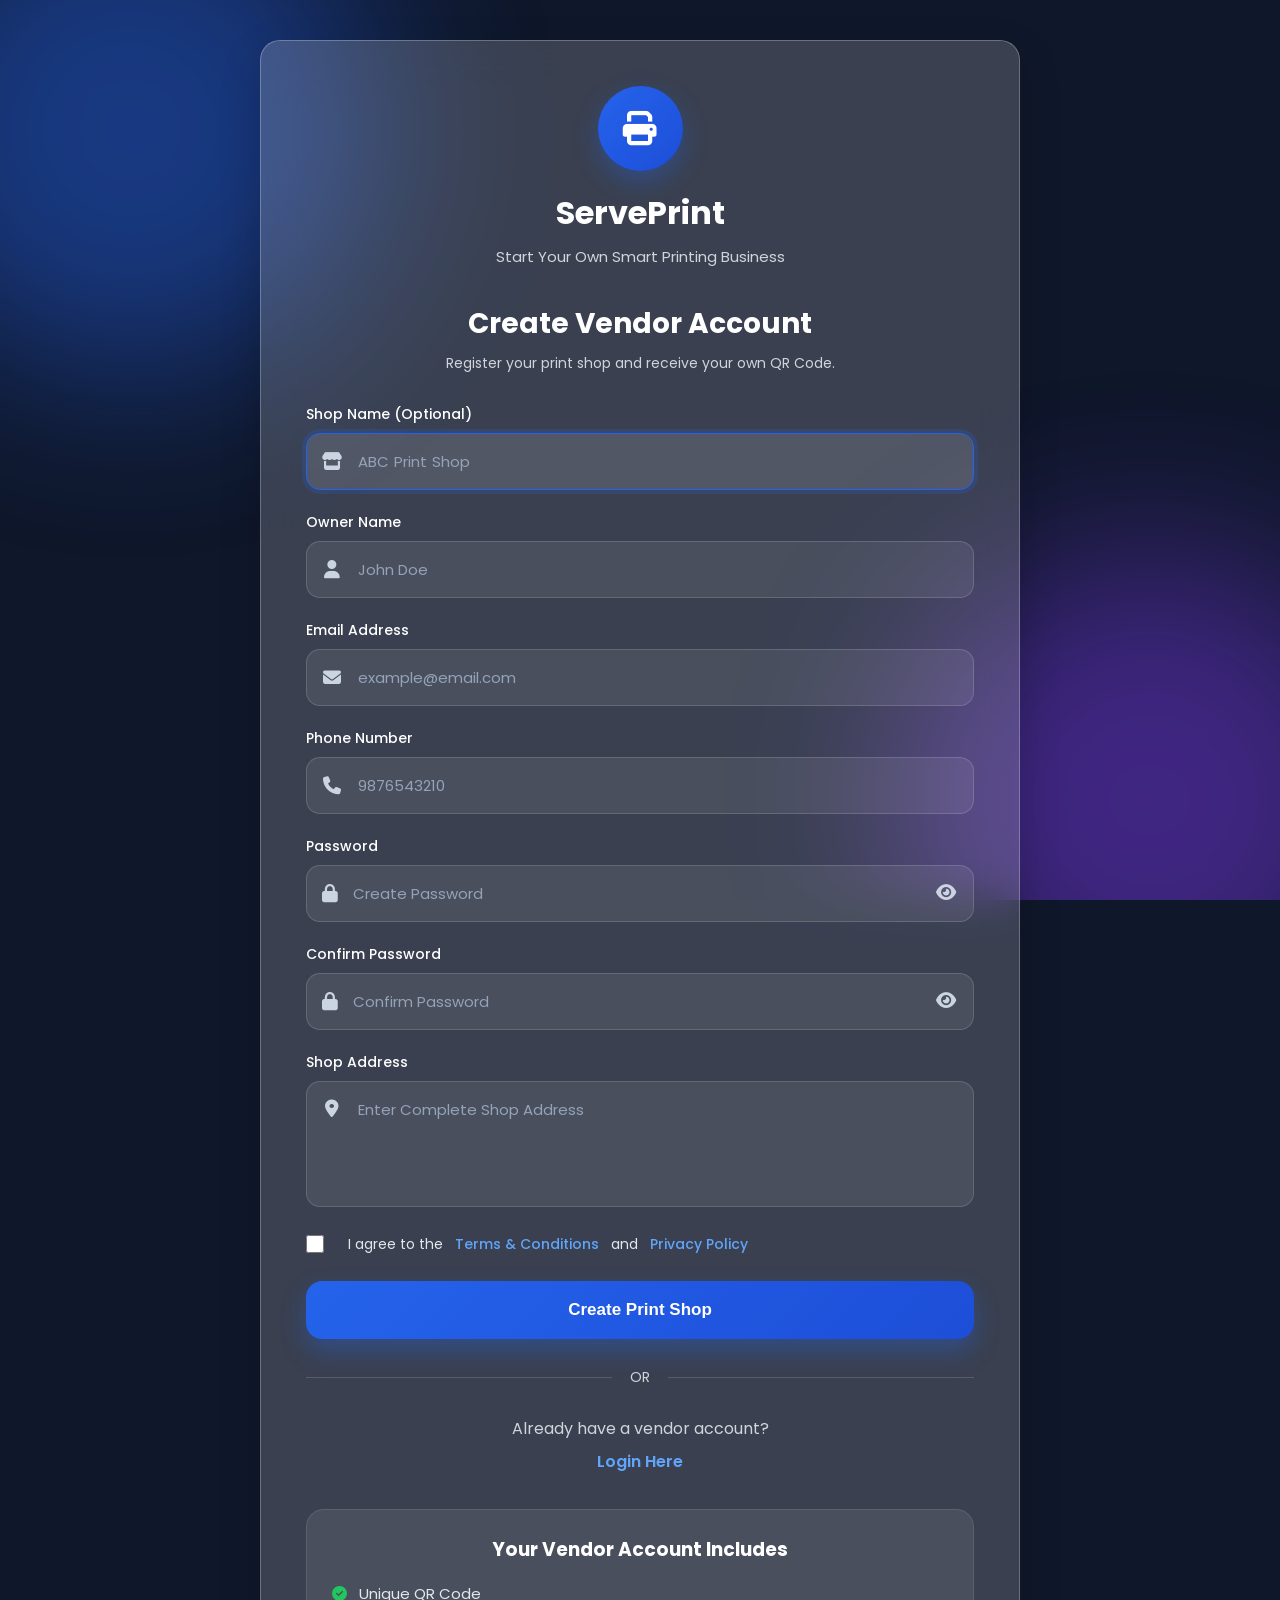
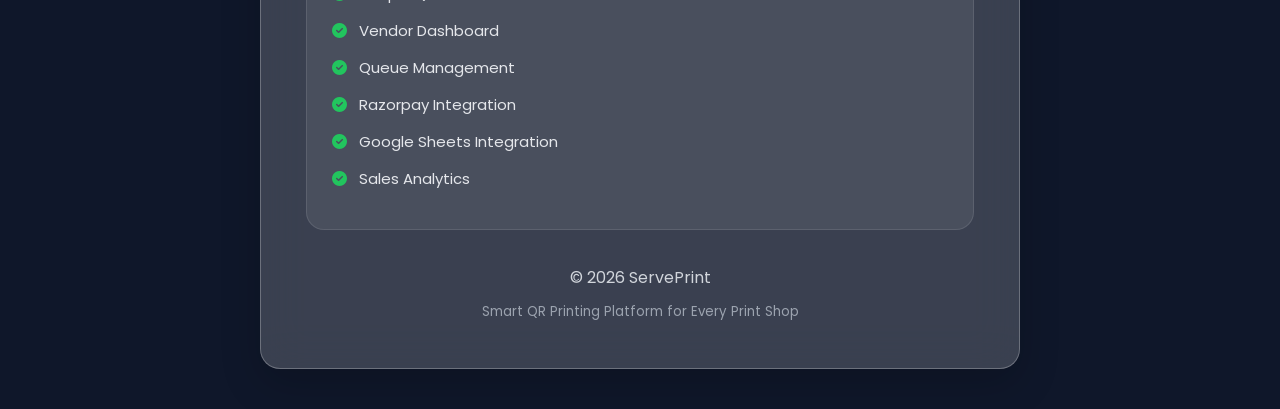
<file: index.html>
<!DOCTYPE html>

<html lang="en">  
<head>  
    <meta charset="UTF-8">  
    <meta name="viewport" content="width=device-width, initial-scale=1.0">  
    <title>ServePrint</title>  
    <link rel="stylesheet" href="style.css">  
</head>  
<body>  
<script>
(function () {

    const params =
        new URLSearchParams(
            window.location.search
        );

    // A vendor_id can come from the QR code link (URL param)
    // or, for a returning customer in the same browser tab,
    // from the session that script.js already saved.
    // Previously this only checked the URL param, so a
    // returning customer whose vendor_id had already been
    // cleaned out of the URL was wrongly sent to the vendor
    // signup page.
    const vendorId =
        params.get("vendor_id") ||
        sessionStorage.getItem("serveprint_vendor_id");

    if (!vendorId) {

        window.location.replace(
            "vendor_signup.html"
        );

    }

})();
</script>
<div class="container">  
    <div class="logo">  
        🖨️  
    </div>  
    <h1>ServePrint</h1>  
    <p class="subtitle">  
        Fast • Secure • Self-Service Printing</p>  <!-- Upload Card -->  
<div class="card">  

    <h2>Upload Document</h2>  

    <label for="printFile" class="upload-box">  

        <div id="uploadIcon">  
            📂  
        </div>  

        <h3 id="uploadTitle">  
            Click to Upload  
        </h3>  

        <p id="uploadText">  
            Select your document  
        </p>  

        <small>  
            PDF, JPG, PNG, DOCX, PPTX, XLSX, TXT  
        </small>  

    </label>  

    <input  
        type="file"  
        id="printFile"  
        hidden  
        accept=".pdf,.jpg,.jpeg,.png,.doc,.docx,.ppt,.pptx,.xls,.xlsx,.txt"  
    >  

</div>  

<!-- Print Settings -->  
<div class="card">

<br><br>
<h2>Print Settings</h2><br>

<label>Print Type</label>  
  <br>  
    <div class="radio-group">  

        <label>  
            <input  
                type="radio"  
                name="printType"  
                value="bw"  
                checked  
            >  
            Black & White (₹2/page)  
        </label><br>  

        <label>  
            <input  
                type="radio"  
                name="printType"  
                value="color"  
            >  
            Colour (₹10/page)  
        </label>  

    </div>  

    <label for="paperSize">  
        Paper Size  
    </label>  

    <select id="paperSize">  

        <option>A4</option>  

        <option>A3</option>  

    </select>  

    <label for="orientation">  
        Orientation  
    </label>  

    <select id="orientation">  

        <option>Set to Default</option>  


    </select>  

    <label for="copies">  
        Copies  
    </label>  

    <input  
        type="number"  
        id="copies"  
        value="1"  
        min="1"  
    >  

    <label for="pageRange">  
        Pages to Print  
    </label>  

    <select id="pageRange">
    <option value="All" selected>All Pages</option>
    </select>
      

</div>  

<!-- Order Summary -->  
<div class="card">  

    <h2>Order Summary</h2>  

    <p>  
        Document :  
        <span id="fileName">  
            No File Selected  
        </span>  
    </p>  

    <p>  
        Total Pages :  
        <span id="pageCount">  
            0  
        </span>  
    </p>  

    <p>  
        Copies :  
        <span id="copyCount">  
            1  
        </span>  
    </p>  

    <p>  
        Print Type :  
        <span id="printSummary">  
            Black & White  
        </span>  
    </p>  

    <p>  
        Paper Size :  
        <span id="paperSummary">  
            A4  
        </span>  
    </p>  

    <p>  
        Estimated Price :  
        ₹<span id="price">  
            0  
        </span>  
    </p>  

</div>  

<!-- Queue Status -->  
<div class="card">  

    <h2>Queue Status</h2>  

    <p>  
        Orders Ahead :  
        <span id="queueCount">  
            --  
        </span>  
    </p>  

    <p>  
        Estimated Waiting Time :  
        <span id="waitingTime">  
            --  
        </span>  
    </p>  

    <p>  
        Status :  
        <span id="status">  
            Waiting for Payment  
        </span>  
    </p>  

    <div class="progress">  

        <div id="progressBar"
          class="progress-bar"></div>  

    </div>  

</div>  

<!-- Button -->  
<button  
    id="payBtn"  
    type="button">  
    Proceed to Secure Payment →  
</button>

</div>  
  <script src="https://checkout.razorpay.com/v1/checkout.js"></script>
  <script src="script.js"></script>  </body>  
</html>
</file>
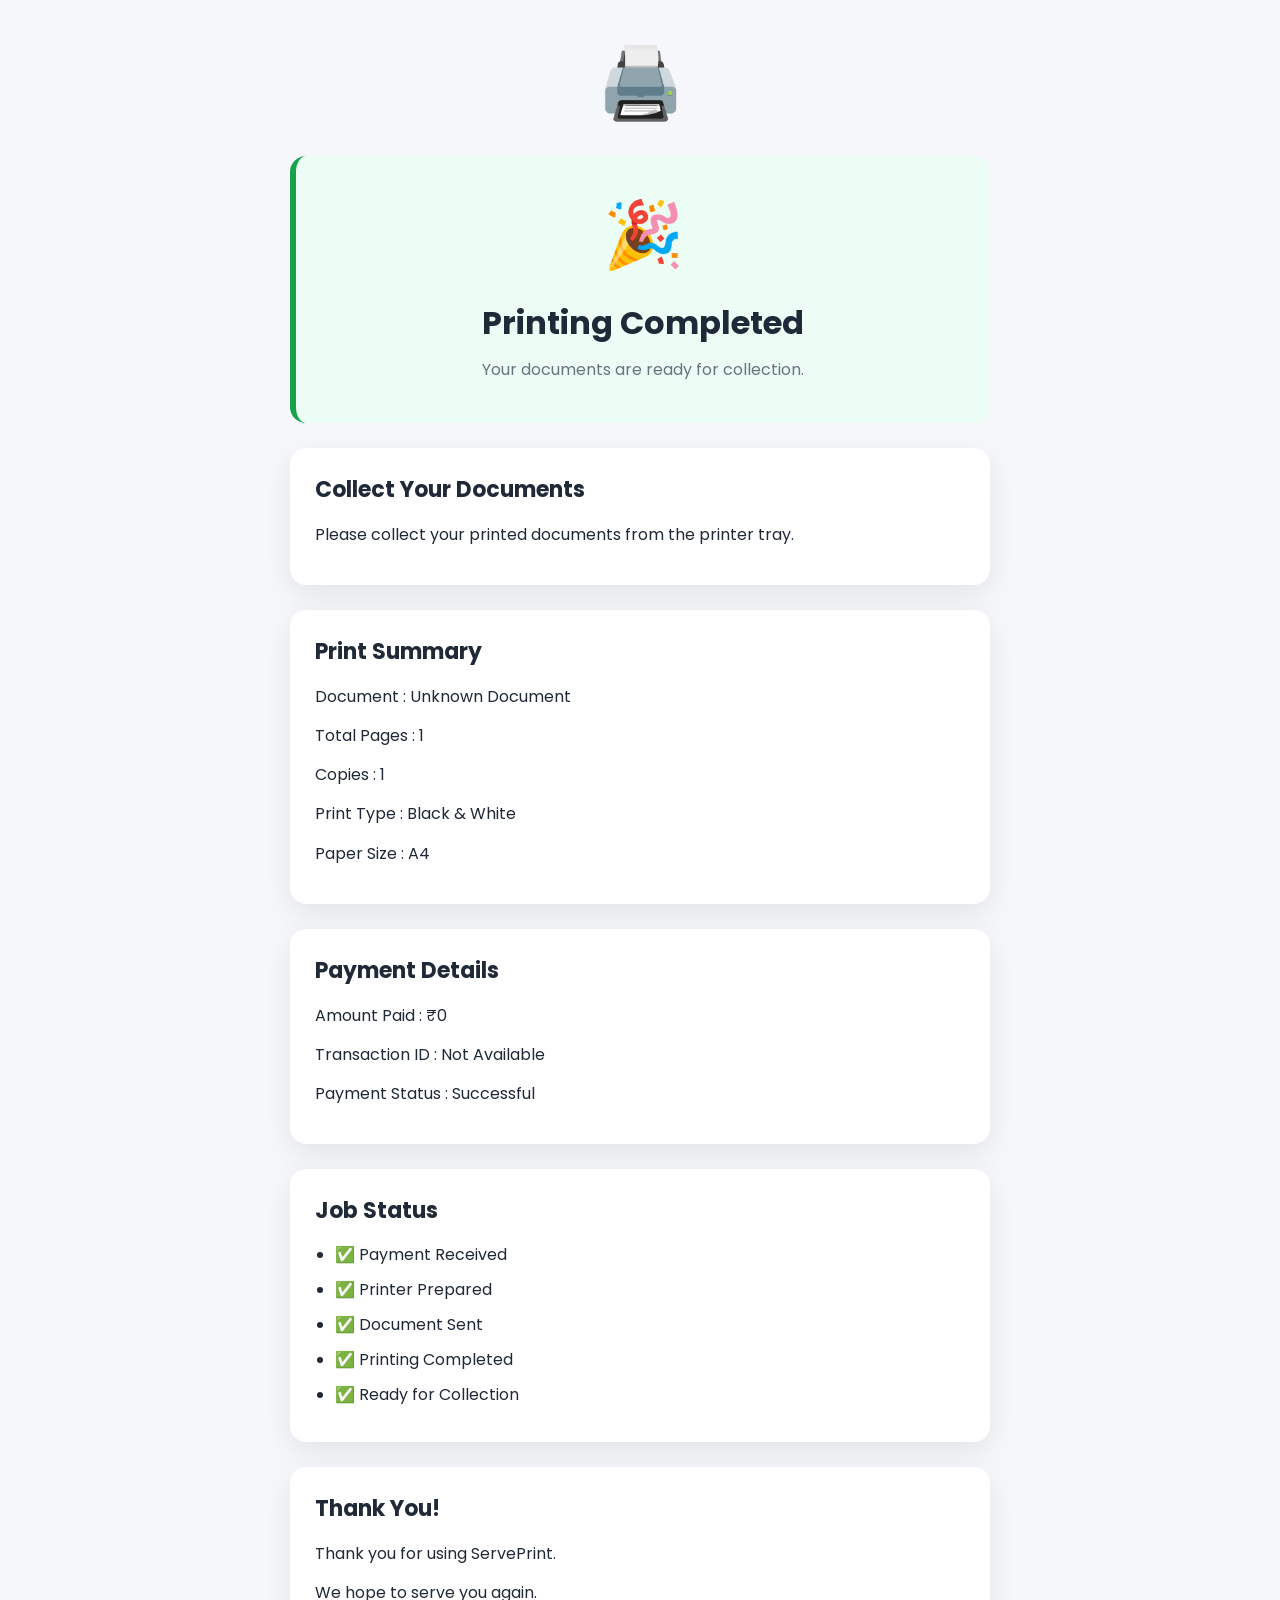
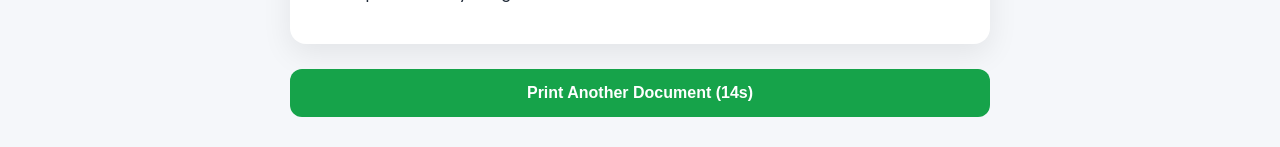
<file: complete.html>
<!DOCTYPE html>
<html lang="en">
<head>
    <meta charset="UTF-8">
    <meta name="viewport" content="width=device-width, initial-scale=1.0">
    <title>Print Completed - ServePrint</title>
    <link rel="stylesheet" href="style.css">
</head>

<body>

<div class="container">

    <!-- Logo -->
    <div class="logo">
        🖨️
    </div>

    <!-- Success -->
    <div class="success-card">

        <div class="success-icon">
            🎉
        </div>

        <h1>Printing Completed</h1>

        <p class="subtitle">
            Your documents are ready for collection.
        </p>

    </div>

    <!-- Collection Message -->

    <div class="card">

        <h2>Collect Your Documents</h2>

        <p>

            Please collect your printed documents from the printer tray.

        </p>

    </div>

    <!-- Print Details -->

    <div class="card">

        <h2>Print Summary</h2>

        <p>

            Document :

            <span id="documentName">

                Loading...

            </span>

        </p>

        <p>

            Total Pages :

            <span id="pageCount">

                0

            </span>

        </p>

        <p>

            Copies :

            <span id="copies">

                1

            </span>

        </p>

        <p>

            Print Type :

            <span id="printType">

                Black & White

            </span>

        </p>

        <p>

            Paper Size :

            <span id="paperSize">

                A4

            </span>

        </p>

    </div>

    <!-- Payment -->

    <div class="card">

        <h2>Payment Details</h2>

        <p>

            Amount Paid :

            ₹<span id="amountPaid">

                0

            </span>

        </p>

        <p>

            Transaction ID :

            <span id="transactionId">

                Loading...

            </span>

        </p>

        <p>

            Payment Status :

            <span id="paymentStatus">

                Successful

            </span>

        </p>

    </div>

    <!-- Job Status -->

    <div class="card">

        <h2>Job Status</h2>

        <ul>

            <li>✅ Payment Received</li>

            <li>✅ Printer Prepared</li>

            <li>✅ Document Sent</li>

            <li>✅ Printing Completed</li>

            <li>✅ Ready for Collection</li>

        </ul>

    </div>

    <!-- Thank You -->

    <div class="card">

        <h2>Thank You!</h2>

        <p>

            Thank you for using ServePrint.

        </p>

        <p>

            We hope to serve you again.

        </p>

    </div>

    <!-- Buttons -->

    <div class="button-group">

        <button
            id="newPrintBtn"
            type="button">

            Print Another Document

        </button>

    </div>

</div>

<script src="complete.js"></script>

</body>
</html>
</file>
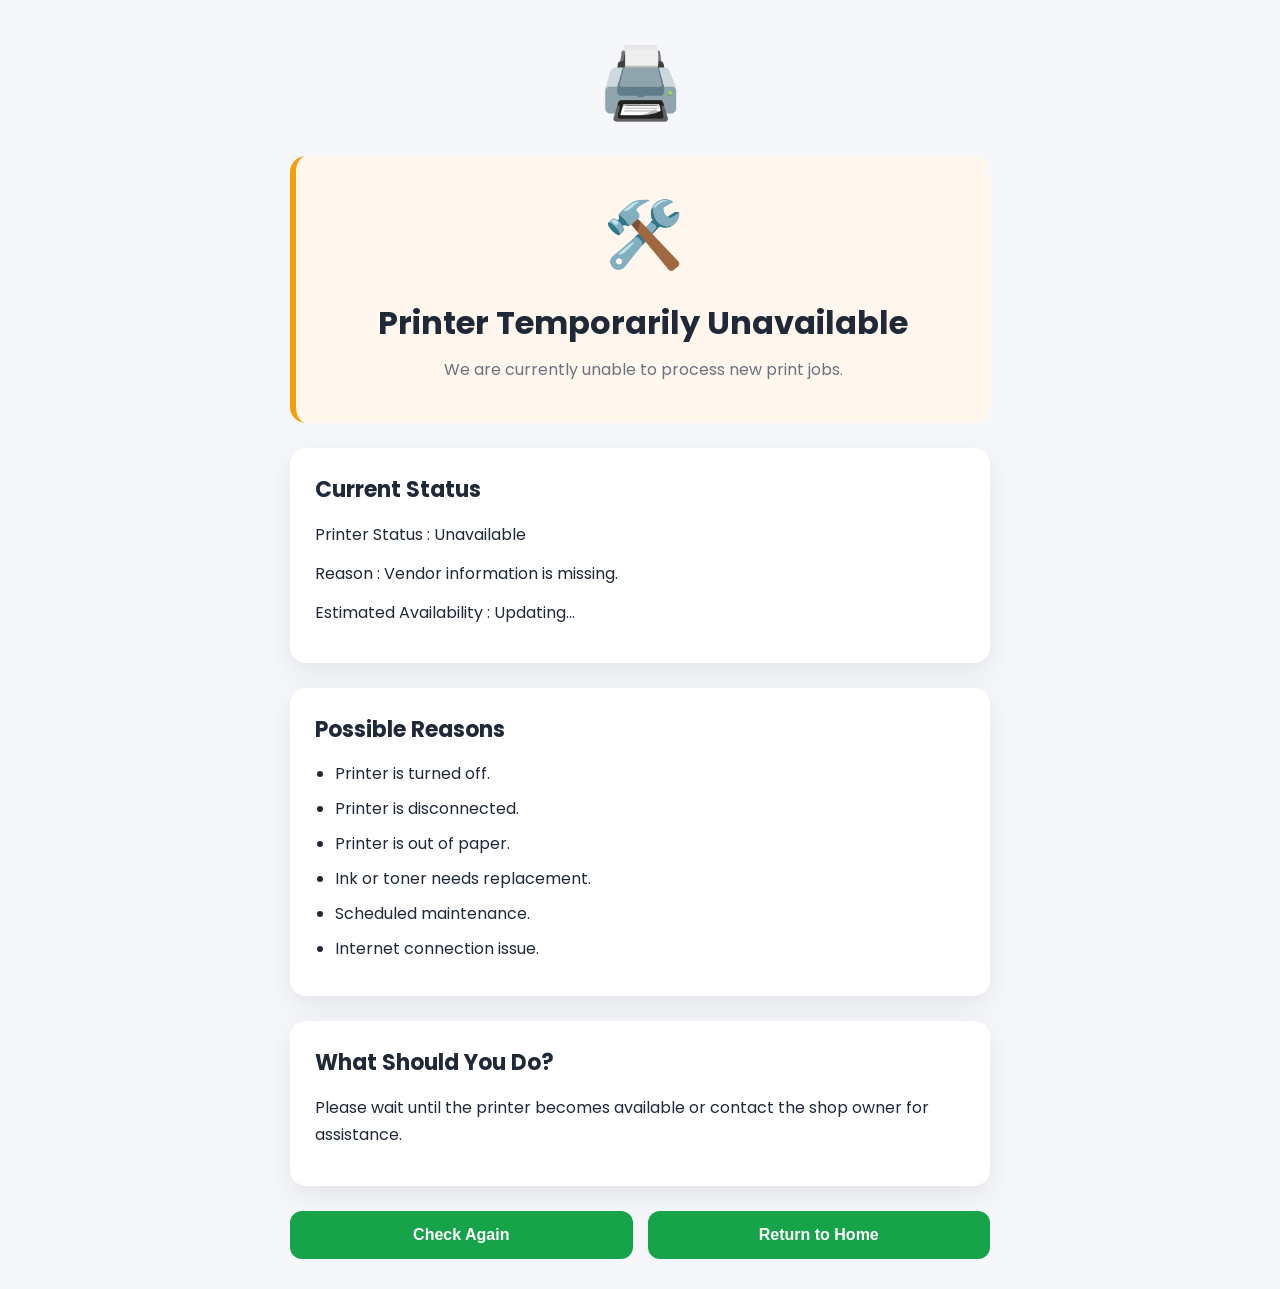
<file: maintenance.html>
<!DOCTYPE html>
<html lang="en">
<head>
    <meta charset="UTF-8">
    <meta name="viewport" content="width=device-width, initial-scale=1.0">
    <title>ServePrint - Maintenance</title>

    <link rel="stylesheet" href="style.css">
</head>

<body>

<div class="container">

    <!-- Logo -->

    <div class="logo">

        🖨️

    </div>

    <!-- Maintenance Card -->

    <div class="maintenance-card">

        <div class="maintenance-icon">

            🛠️

        </div>

        <h1>

            Printer Temporarily Unavailable

        </h1>

        <p class="subtitle">

            We are currently unable to process new print jobs.

        </p>

    </div>

    <!-- Status -->

    <div class="card">

        <h2>

            Current Status

        </h2>

        <p>

            Printer Status :

            <span id="printerStatus">

                Offline

            </span>

        </p>

        <p>

            Reason :

            <span id="maintenanceReason">

                Maintenance in Progress

            </span>

        </p>

        <p>

            Estimated Availability :

            <span id="availableTime">

                Updating...

            </span>

        </p>

    </div>

    <!-- Possible Reasons -->

    <div class="card">

        <h2>

            Possible Reasons

        </h2>

        <ul>

            <li>Printer is turned off.</li>

            <li>Printer is disconnected.</li>

            <li>Printer is out of paper.</li>

            <li>Ink or toner needs replacement.</li>

            <li>Scheduled maintenance.</li>

            <li>Internet connection issue.</li>

        </ul>

    </div>

    <!-- Instructions -->

    <div class="card">

        <h2>

            What Should You Do?

        </h2>

        <p>

            Please wait until the printer becomes available or contact the shop owner for assistance.

        </p>

    </div>

    <!-- Buttons -->

    <div class="button-group">

        <button
            id="refreshBtn"
            type="button">

            Check Again

        </button>

        <button
            id="homeBtn"
            type="button">

            Return to Home

        </button>

    </div>

</div>

<script src="maintenance.js"></script>

</body>
</html>
</file>
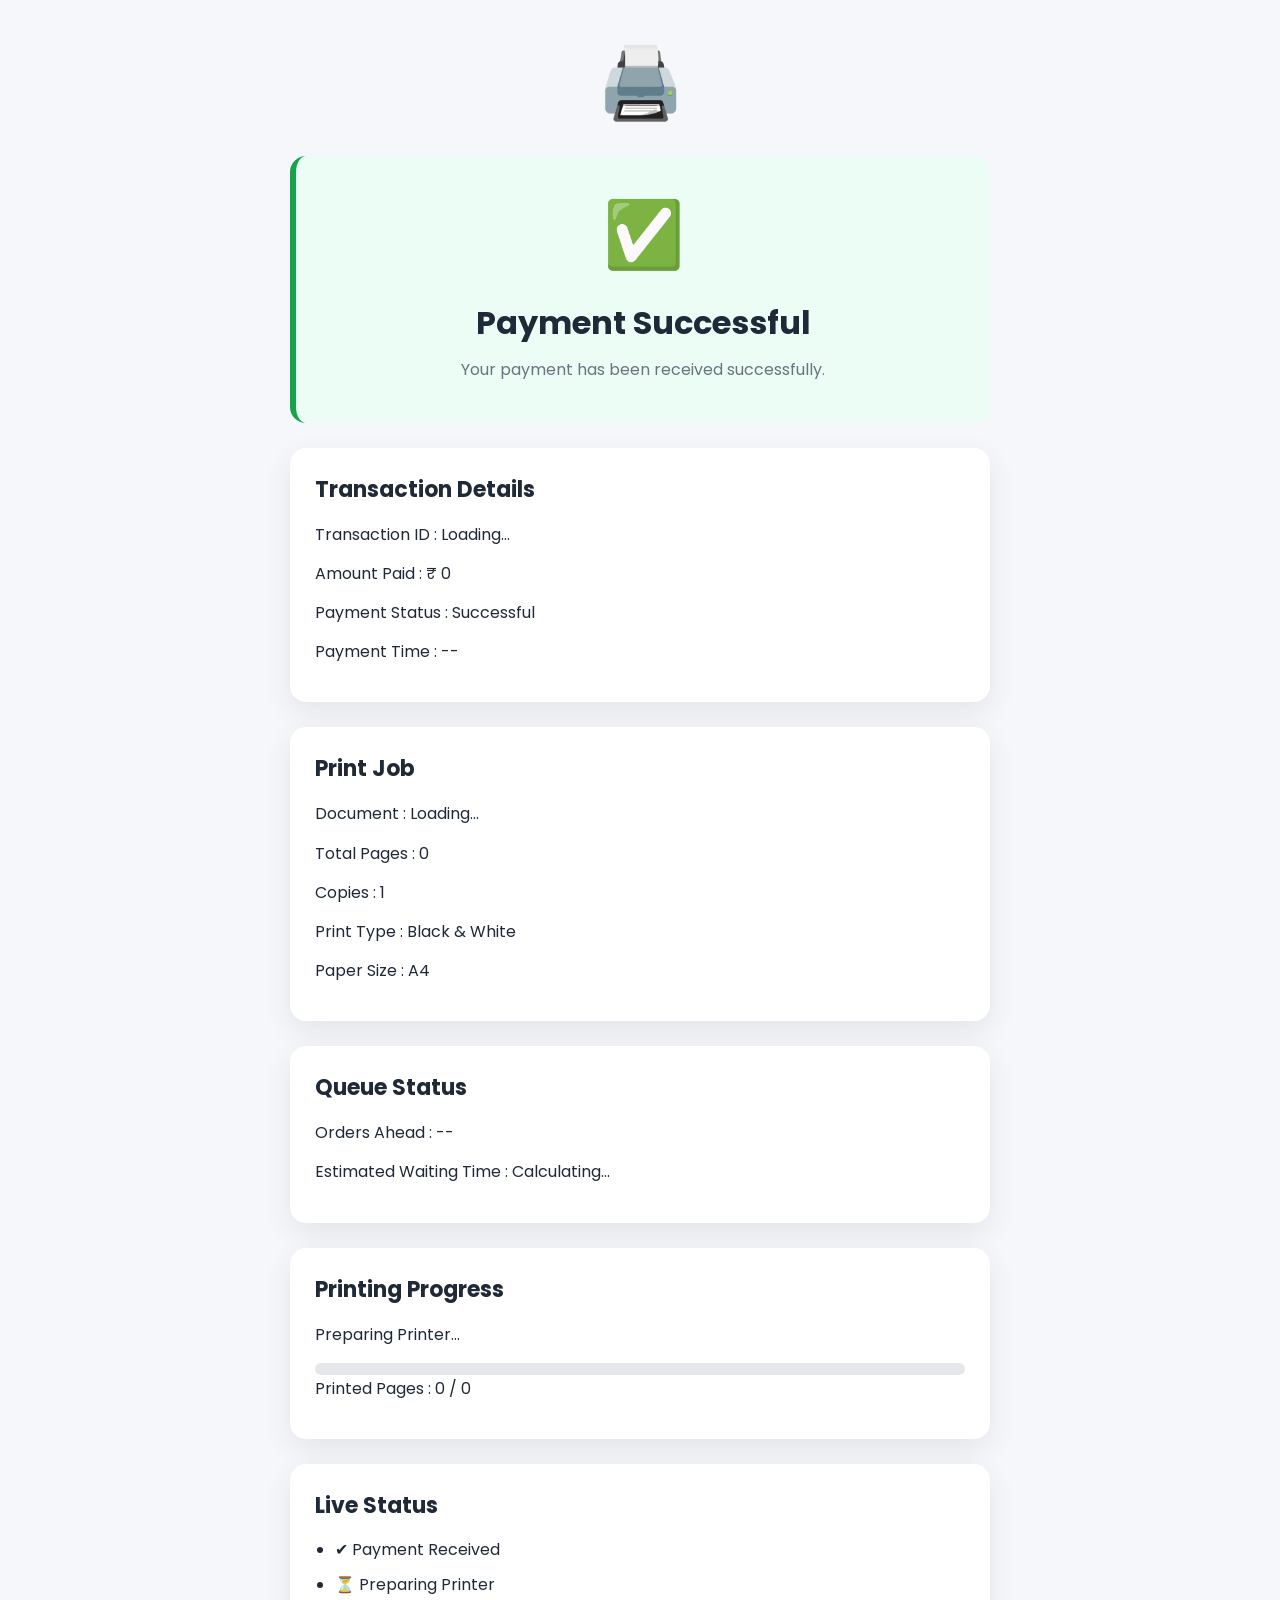
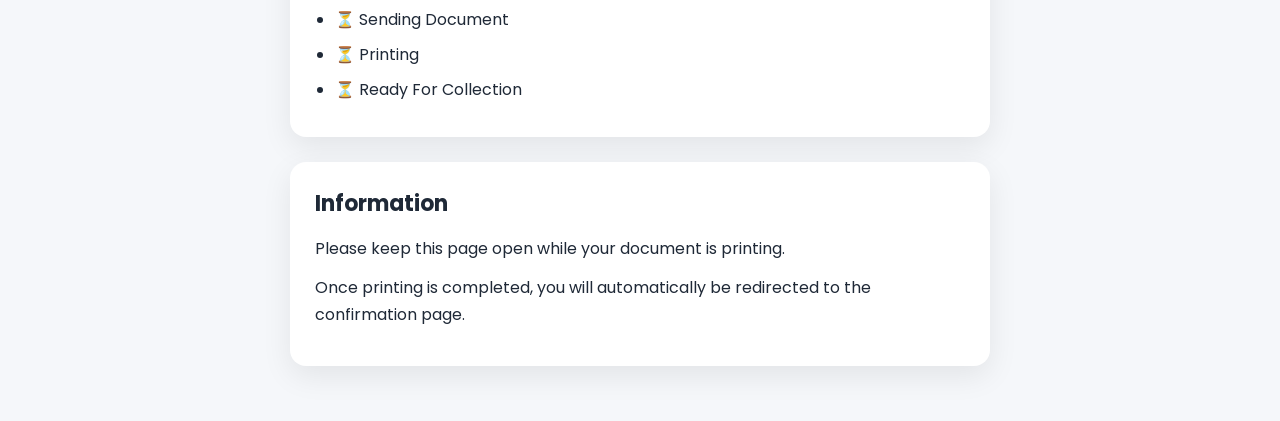
<file: success.html>
<!DOCTYPE html>
<html lang="en">
<head>
    <meta charset="UTF-8">
    <meta name="viewport" content="width=device-width, initial-scale=1.0">
    <title>Payment Successful - ServePrint</title>
    <link rel="stylesheet" href="style.css">
</head>

<body>

<div class="container">

    <!-- Logo -->
    <div class="logo">
        🖨️
    </div>

    <!-- Success Header -->
    <div class="success-card">

        <div class="success-icon">
            ✅
        </div>

        <h1>Payment Successful</h1>

        <p class="subtitle">
            Your payment has been received successfully.
        </p>

    </div>

    <!-- Transaction Details -->
    <div class="card">

        <h2>Transaction Details</h2>

        <p>
            Transaction ID :
            <span id="transactionId">
                Loading...
            </span>
        </p>

        <p>
            Amount Paid :
            ₹<span id="amountPaid">
                0
            </span>
        </p>

        <p>
            Payment Status :
            <span id="paymentStatus">
                Successful
            </span>
        </p>

        <p>
            Payment Time :
            <span id="paymentTime">
                --
            </span>
        </p>

    </div>

    <!-- Print Job -->
    <div class="card">

        <h2>Print Job</h2>

        <p>
            Document :
            <span id="documentName">
                Loading...
            </span>
        </p>

        <p>
            Total Pages :
            <span id="pageCount">
                0
            </span>
        </p>

        <p>
            Copies :
            <span id="copies">
                1
            </span>
        </p>

        <p>
            Print Type :
            <span id="printType">
                Black & White
            </span>
        </p>

        <p>
            Paper Size :
            <span id="paperSize">
                A4
            </span>
        </p>

    </div>

    <!-- Queue -->
    <div class="card">

        <h2>Queue Status</h2>

        <p>
            Orders Ahead :
            <span id="ordersAhead">
                --
            </span>
        </p>

        <p>
            Estimated Waiting Time :
            <span id="waitingTime">
                Calculating...
            </span>
        </p>

    </div>

    <!-- Printing -->
    <div class="card">

        <h2>Printing Progress</h2>

        <p id="printingStatus">
            Preparing Printer...
        </p>

        <div class="progress">

            <div id="progressBar">

            </div>

        </div>

        <p>

            Printed Pages :

            <span id="printedPages">

                0

            </span>

            /

            <span id="totalPages">

                0

            </span>

        </p>

    </div>

    <!-- Live Status -->
    <div class="card">

        <h2>Live Status</h2>

        <ul>

            <li id="step1">
                ✔ Payment Received
            </li>

            <li id="step2">
                ⏳ Preparing Printer
            </li>

            <li id="step3">
                ⏳ Sending Document
            </li>

            <li id="step4">
                ⏳ Printing
            </li>

            <li id="step5">
                ⏳ Ready For Collection
            </li>

        </ul>

    </div>

    <!-- Information -->

    <div class="card">

        <h2>Information</h2>

        <p>

            Please keep this page open while your document is printing.

        </p>

        <p>

            Once printing is completed, you will automatically be redirected to the confirmation page.

        </p>

    </div>

</div>

<script src="success.js"></script>

</body>
</html>
</file>
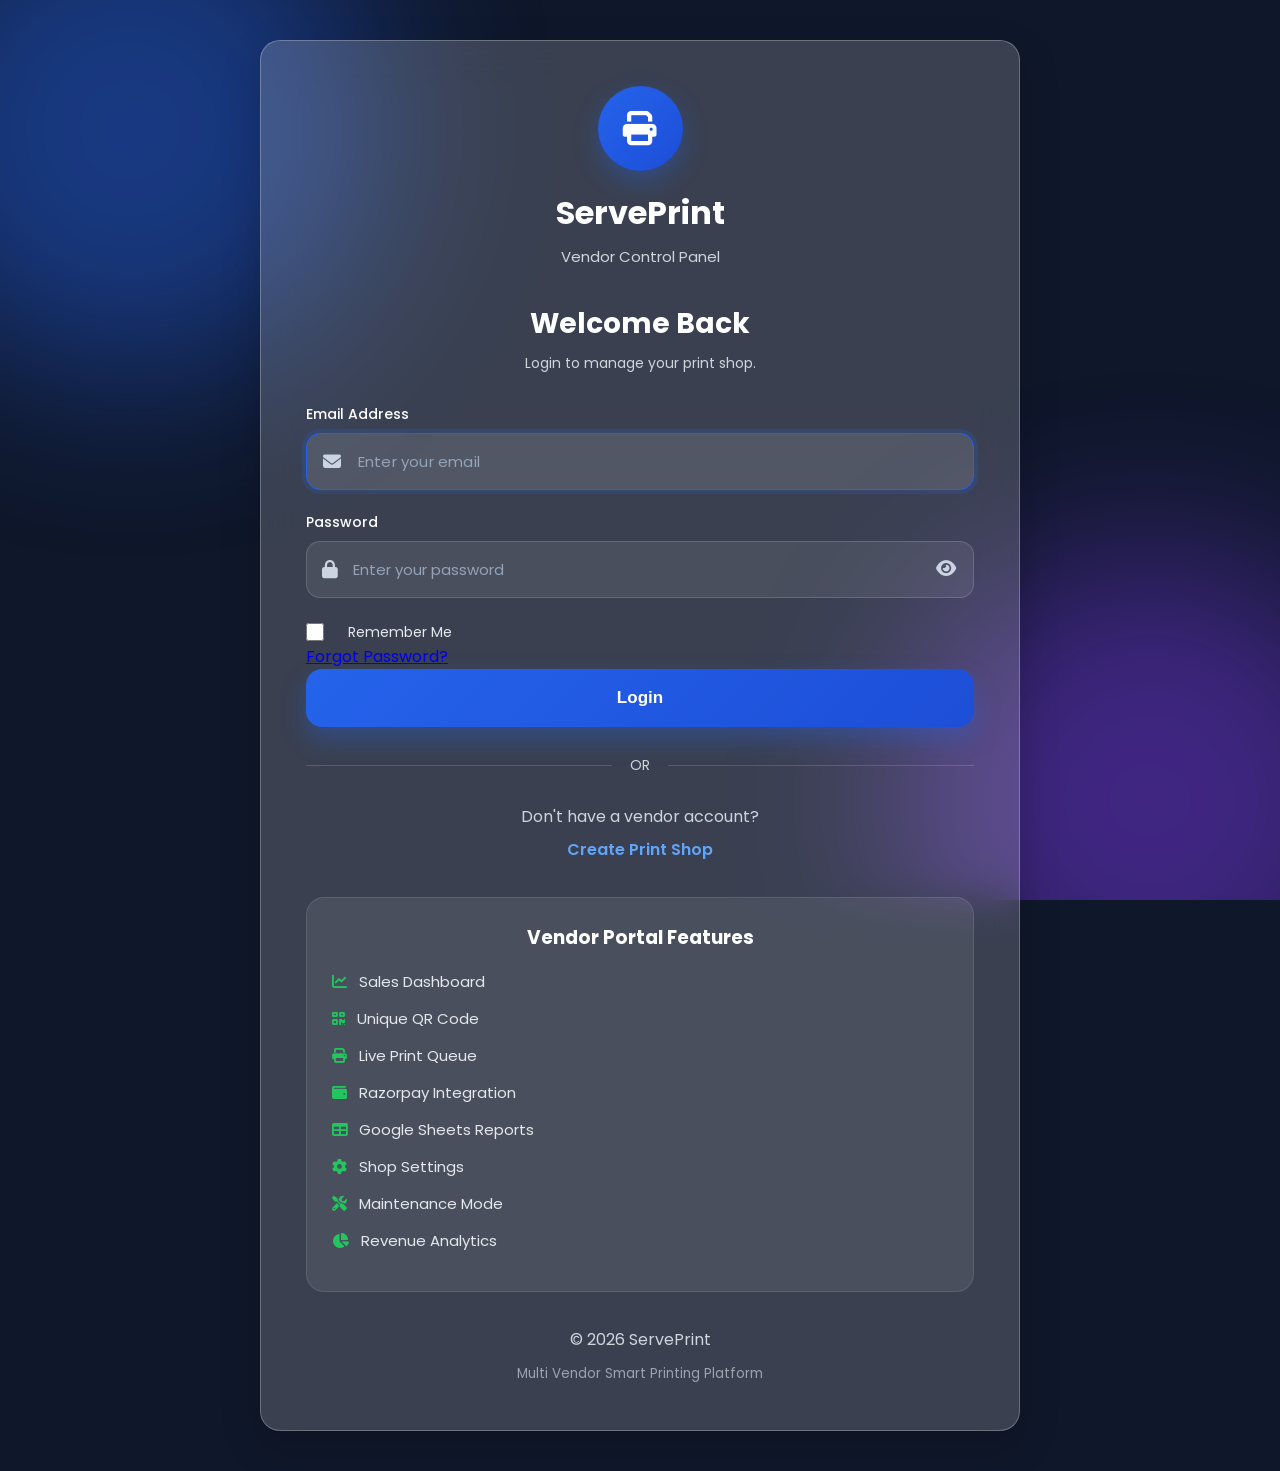
<file: vendor_login.html>
<!DOCTYPE html>
<html lang="en">

<head>

    <meta charset="UTF-8">

    <meta
        name="viewport"
        content="width=device-width, initial-scale=1.0">

    <title>Vendor Login | ServePrint</title>

    <link
        rel="stylesheet"
        href="vendor.css">

    <link
        rel="preconnect"
        href="https://fonts.googleapis.com">

    <link
        rel="preconnect"
        href="https://fonts.gstatic.com"
        crossorigin>

    <link
        href="https://fonts.googleapis.com/css2?family=Poppins:wght@300;400;500;600;700&display=swap"
        rel="stylesheet">

    <link
        rel="stylesheet"
        href="https://cdnjs.cloudflare.com/ajax/libs/font-awesome/6.6.0/css/all.min.css">

</head>

<body>

<div class="background">

    <div class="gradient gradient1"></div>

    <div class="gradient gradient2"></div>

</div>

<div class="signup-container">

    <div class="signup-card">

        <div class="logo-section">

            <div class="logo">

                <i class="fa-solid fa-print"></i>

            </div>

            <h1>ServePrint</h1>

            <p>

                Vendor Control Panel

            </p>

        </div>

        <div class="title-section">

            <h2>

                Welcome Back

            </h2>

            <p>

                Login to manage your print shop.

            </p>

        </div>

        <form
            id="loginForm">

            <div class="input-group">

                <label>

                    Email Address

                </label>

                <div class="input-box">

                    <i class="fa-solid fa-envelope"></i>

                    <input
                        type="email"
                        id="email"
                        placeholder="Enter your email"
                        required>

                </div>

            </div>

            <div class="input-group">

                <label>

                    Password

                </label>

                <div class="input-box">

                    <i class="fa-solid fa-lock"></i>

                    <input
                        type="password"
                        id="password"
                        placeholder="Enter your password"
                        required>

                    <button
                        type="button"
                        id="togglePassword"
                        class="toggle-password">

                        <i class="fa-solid fa-eye"></i>

                    </button>

                </div>

            </div>

                      <div class="login-options">

                <label class="checkbox-container">

                    <input
                        type="checkbox"
                        id="rememberMe">

                    <span class="checkmark"></span>

                    Remember Me

                </label>

                <a
                    href="#"
                    id="forgotPassword">

                    Forgot Password?

                </a>

            </div>

            <div
                id="errorBox"
                class="error-box">

            </div>

            <button
                type="submit"
                id="loginBtn"
                class="signup-btn">

                <span
                    id="loginText">

                    Login

                </span>

                <span
                    id="loginLoader"
                    class="loader">

                </span>

            </button>

            <div class="divider">

                <span>

                    OR

                </span>

            </div>

            <div class="login-section">

                <p>

                    Don't have a vendor account?

                </p>

                <a
                    href="vendor_signup.html">

                    Create Print Shop

                </a>

            </div>

            <div class="benefits">

                <h3>

                    Vendor Portal Features

                </h3>

                <ul>

                    <li>

                        <i class="fa-solid fa-chart-line"></i>

                        Sales Dashboard

                    </li>

                    <li>

                        <i class="fa-solid fa-qrcode"></i>

                        Unique QR Code

                    </li>

                    <li>

                        <i class="fa-solid fa-print"></i>

                        Live Print Queue

                    </li>

                    <li>

                        <i class="fa-solid fa-wallet"></i>

                        Razorpay Integration

                    </li>

                    <li>

                        <i class="fa-solid fa-table"></i>

                        Google Sheets Reports

                    </li>

                    <li>

                        <i class="fa-solid fa-gear"></i>

                        Shop Settings

                    </li>

                    <li>

                        <i class="fa-solid fa-screwdriver-wrench"></i>

                        Maintenance Mode

                    </li>

                    <li>

                        <i class="fa-solid fa-chart-pie"></i>

                        Revenue Analytics

                    </li>

                </ul>

            </div>


                      <!-- Login Success Popup -->

            <div
                id="loginSuccessPopup"
                class="success-popup">

                <div class="popup-card">

                    <div class="popup-icon">

                        <i class="fa-solid fa-circle-check"></i>

                    </div>

                    <h2>

                        Login Successful

                    </h2>

                    <p>

                        Welcome back to ServePrint.

                    </p>

                    <div class="vendor-id-box">

                        <small>

                            Logged in as

                        </small>

                        <h3 id="shopNameDisplay">

                            Print Shop

                        </h3>

                    </div>

                    <button
                        type="button"
                        id="dashboardBtn"
                        class="continue-btn">

                        Open Dashboard

                    </button>

                </div>

            </div>

                      <!-- Welcome Back (Remember Me) Overlay -->

            <div
                id="welcomeBackOverlay"
                class="success-popup">

                <div class="popup-card">

                    <div class="popup-icon">

                        <i class="fa-solid fa-user-check"></i>

                    </div>

                    <h2>
                        Welcome Back
                    </h2>

                    <p>
                        You're already signed in.
                    </p>

                    <div class="vendor-id-box">

                        <small>
                            Logged in as
                        </small>

                        <h3 id="welcomeBackShopName">
                            Print Shop
                        </h3>

                    </div>

                    <button
                        type="button"
                        id="welcomeBackContinue"
                        class="continue-btn">

                        Continue to Dashboard

                    </button>

                    <button
                        type="button"
                        id="welcomeBackLogout"
                        class="secondary-link-btn">

                        Not you? Log out

                    </button>

                </div>

            </div>

        </form>

        <div class="footer">

            <p>

                © 2026 ServePrint

            </p>

            <small>

                Multi Vendor Smart Printing Platform

            </small>

        </div>

    </div>

</div>

<script src="vendor_login.js"></script>

</body>

</html>
</file>
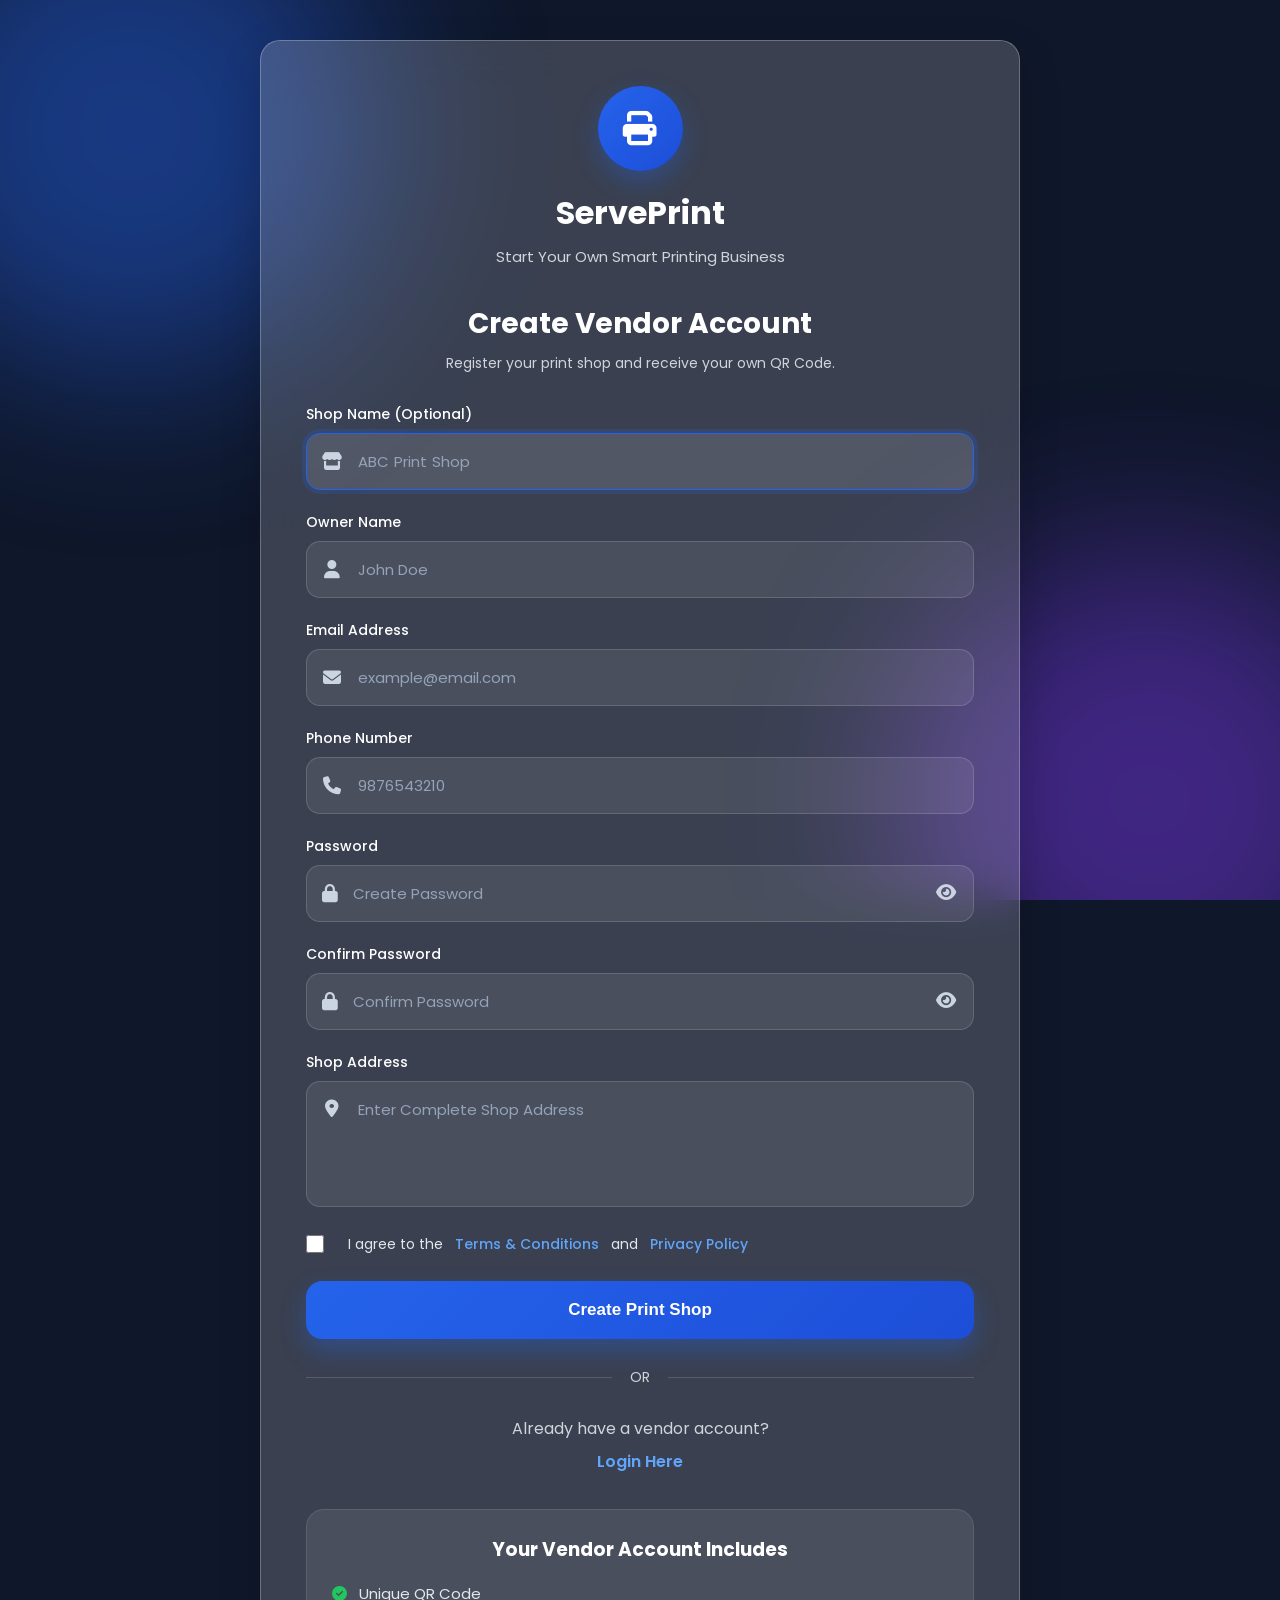
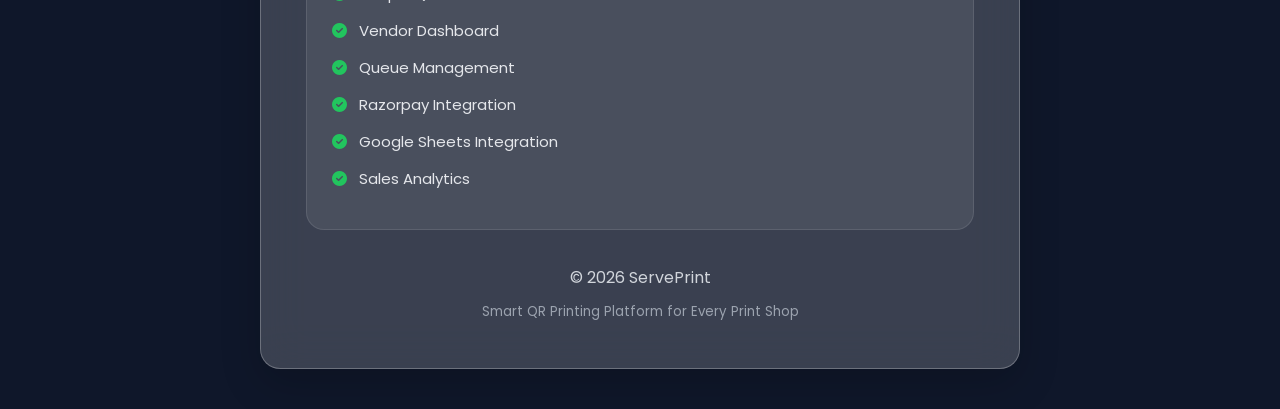
<file: vendor_signup.html>
<!DOCTYPE html>
<html lang="en">

<head>

    <meta charset="UTF-8">

    <meta
        name="viewport"
        content="width=device-width, initial-scale=1.0">

    <title>Vendor Signup | ServePrint</title>

    <link
        rel="stylesheet"
        href="vendor.css">

    <link
        rel="preconnect"
        href="https://fonts.googleapis.com">

    <link
        rel="preconnect"
        href="https://fonts.gstatic.com"
        crossorigin>

    <link
        href="https://fonts.googleapis.com/css2?family=Poppins:wght@300;400;500;600;700&display=swap"
        rel="stylesheet">

    <link
        rel="stylesheet"
        href="https://cdnjs.cloudflare.com/ajax/libs/font-awesome/6.6.0/css/all.min.css">

</head>

<body>

<div class="background">

    <div class="gradient gradient1"></div>

    <div class="gradient gradient2"></div>

</div>

<div class="signup-container">

    <div class="signup-card">

        <div class="logo-section">

            <div class="logo">

                <i class="fa-solid fa-print"></i>

            </div>

            <h1>ServePrint</h1>

            <p>

                Start Your Own Smart Printing Business

            </p>

        </div>

        <div class="title-section">

            <h2>Create Vendor Account</h2>

            <p>

                Register your print shop and receive your own QR Code.

            </p>

        </div>

        <form
            id="signupForm">

            <div class="input-group">

                <label>

                    Shop Name <span class="optional-tag">(Optional)</span>

                </label>

                <div class="input-box">

                    <i class="fa-solid fa-store"></i>

                    <input
                        type="text"
                        id="shopName"
                        placeholder="ABC Print Shop">

                </div>

            </div>

            <div class="input-group">

                <label>

                    Owner Name

                </label>

                <div class="input-box">

                    <i class="fa-solid fa-user"></i>

                    <input
                        type="text"
                        id="ownerName"
                        placeholder="John Doe"
                        required>

                </div>

            </div>

            <div class="input-group">

                <label>

                    Email Address

                </label>

                <div class="input-box">

                    <i class="fa-solid fa-envelope"></i>

                    <input
                        type="email"
                        id="email"
                        placeholder="example@email.com"
                        required>

                </div>

            </div>

            <div class="input-group">

                <label>

                    Phone Number

                </label>

                <div class="input-box">

                    <i class="fa-solid fa-phone"></i>

                    <input
                        type="tel"
                        id="phone"
                        maxlength="10"
                        placeholder="9876543210"
                        required>

                </div>

            </div>


                      <div class="input-group">

                <label>

                    Password

                </label>

                <div class="input-box">

                    <i class="fa-solid fa-lock"></i>

                    <input
                        type="password"
                        id="password"
                        placeholder="Create Password"
                        required>

                    <button
                        type="button"
                        class="toggle-password"
                        id="togglePassword">

                        <i class="fa-solid fa-eye"></i>

                    </button>

                </div>

            </div>

            <div class="input-group">

                <label>

                    Confirm Password

                </label>

                <div class="input-box">

                    <i class="fa-solid fa-lock"></i>

                    <input
                        type="password"
                        id="confirmPassword"
                        placeholder="Confirm Password"
                        required>

                    <button
                        type="button"
                        class="toggle-password"
                        id="toggleConfirmPassword">

                        <i class="fa-solid fa-eye"></i>

                    </button>

                </div>

            </div>

            <div class="input-group">

                <label>

                    Shop Address

                </label>

                <div class="input-box textarea-box">

                    <i class="fa-solid fa-location-dot"></i>

                    <textarea
                        id="address"
                        rows="4"
                        placeholder="Enter Complete Shop Address"
                        required></textarea>

                </div>

            </div>

            <div class="checkbox-group">

                <label class="checkbox-container">

                    <input
                        type="checkbox"
                        id="terms"
                        required>

                    <span class="checkmark"></span>

                    I agree to the

                    <a href="#" id="termsLink">
                        Terms &
                        Conditions
                    </a>

                    and

                    <a href="#" id="privacyLink">
                        Privacy Policy
                    </a>

                </label>

            </div>

            <div
                id="errorBox"
                class="error-box">

            </div>

            <button
                type="submit"
                id="signupBtn"
                class="signup-btn">

                <span id="signupText">

                    Create Print Shop

                </span>

                <span
                    id="signupLoader"
                    class="loader">

                </span>

            </button>

            <div class="divider">

                <span>

                    OR

                </span>

            </div>

            <div class="login-section">

                <p>

                    Already have a vendor account?

                </p>

                <a
                    href="vendor_login.html">

                    Login Here

                </a>

            </div>

            <div class="benefits">

                <h3>

                    Your Vendor Account Includes

                </h3>

                <ul>

                    <li>

                        <i class="fa-solid fa-circle-check"></i>

                        Unique QR Code

                    </li>

                    <li>

                        <i class="fa-solid fa-circle-check"></i>

                        Vendor Dashboard

                    </li>

                    <li>

                        <i class="fa-solid fa-circle-check"></i>

                        Queue Management

                    </li>

                    <li>

                        <i class="fa-solid fa-circle-check"></i>

                        Razorpay Integration

                    </li>

                    <li>

                        <i class="fa-solid fa-circle-check"></i>

                        Google Sheets Integration

                    </li>

                    <li>

                        <i class="fa-solid fa-circle-check"></i>

                        Sales Analytics

                    </li>

                </ul>

            </div>


                      <!-- Terms & Privacy Modal -->

            <div
                id="policyModal"
                class="success-popup">

                <div class="popup-card policy-card">

                    <h2 id="policyModalTitle">
                        Terms &amp; Conditions
                    </h2>

                    <div class="policy-body" id="policyModalBody">
                    </div>

                    <button
                        type="button"
                        id="policyModalClose"
                        class="continue-btn">

                        Close

                    </button>

                </div>

            </div>

                      <!-- Success Popup -->

            <div
                id="successPopup"
                class="success-popup">

                <div class="popup-card">

                    <div class="popup-icon">

                        <i class="fa-solid fa-circle-check"></i>

                    </div>

                    <h2>

                        Registration Successful

                    </h2>

                    <p>

                        Your Print Shop has been created successfully.

                    </p>

                    <div class="vendor-id-box">

                        <small>

                            Your Vendor ID

                        </small>

                        <h3
                            id="vendorId">

                            SP-XXXXXXXX

                        </h3>

                    </div>

                    <button
                        type="button"
                        id="continueBtn"
                        class="continue-btn">

                        Continue to Login

                    </button>

                </div>

            </div>

        </form>

        <div class="footer">

            <p>

                © 2026 ServePrint

            </p>

            <small>

                Smart QR Printing Platform for Every Print Shop

            </small>

        </div>

    </div>

</div>

<script src="vendor_signup.js"></script>

</body>

</html>
</file>
<file: style.css>
/* ===========================
   GOOGLE FONT
=========================== */

@import url('https://fonts.googleapis.com/css2?family=Poppins:wght@300;400;500;600;700&display=swap');


/* ===========================
   CSS VARIABLES
=========================== */

:root{

    --primary:#2563EB;
    --primary-dark:#1D4ED8;

    --success:#16A34A;
    --danger:#DC2626;
    --warning:#F59E0B;

    --background:#F5F7FA;

    --white:#FFFFFF;

    --text:#1F2937;
    --text-light:#6B7280;

    --border:#E5E7EB;

    --radius:16px;

    --shadow:0 10px 30px rgba(0,0,0,.08);

}


/* ===========================
   RESET
=========================== */

*{

    margin:0;

    padding:0;

    box-sizing:border-box;

}


/* ===========================
   BODY
=========================== */

body{

    font-family:'Poppins',sans-serif;

    background:var(--background);

    color:var(--text);

    min-height:100vh;

    display:flex;

    justify-content:center;

    align-items:center;

    padding:30px;

}


/* ===========================
   MAIN CONTAINER
=========================== */

.container{

    width:100%;

    max-width:700px;

}


/* ===========================
   LOGO
=========================== */

.logo{

    font-size:70px;

    text-align:center;

    margin-bottom:20px;

}


/* ===========================
   HEADINGS
=========================== */

h1{

    font-size:32px;

    font-weight:700;

    margin-bottom:10px;

    text-align:center;

}

h2{

    font-size:22px;

    margin-bottom:15px;

}

.subtitle{

    text-align:center;

    color:var(--text-light);

    margin-bottom:10px;

    line-height:1.6;

}


/* ===========================
   PARAGRAPH
=========================== */

p{

    line-height:1.7;

    margin-bottom:12px;

}


/* ===========================
   LIST
=========================== */

ul{

    padding-left:20px;

}

li{

    margin-bottom:10px;

}


/*cards wection */

/* ===========================
   COMMON CARD
=========================== */

.card{

    background:var(--white);

    border-radius:var(--radius);

    box-shadow:var(--shadow);

    padding:25px;

    margin-bottom:25px;

}


/* ===========================
   SUCCESS CARD
=========================== */

.success-card{

    background:#ECFDF5;

    border-left:6px solid var(--success);

    border-radius:var(--radius);

    padding:30px;

    margin-bottom:25px;

    text-align:center;

}


/* ===========================
   ERROR CARD
=========================== */

.error-card{

    background:#FEF2F2;

    border-left:6px solid var(--danger);

    border-radius:var(--radius);

    padding:30px;

    margin-bottom:25px;

    text-align:center;

}


/* ===========================
   MAINTENANCE CARD
=========================== */

.maintenance-card{

    background:#FFF7ED;

    border-left:6px solid var(--warning);

    border-radius:var(--radius);

    padding:30px;

    margin-bottom:25px;

    text-align:center;

}


/* ===========================
   ICONS
=========================== */

.success-icon,
.error-icon,
.maintenance-icon{

    font-size:65px;

    margin-bottom:15px;

}

/* ===========================
   UPLOAD AREA
=========================== */

.upload-box{

    border:2px dashed var(--border);

    border-radius:var(--radius);

    background:var(--white);

    padding:40px 20px;

    text-align:center;

    cursor:pointer;

    transition:.3s;

    margin-bottom:25px;

}

.upload-box:hover{

    border-color:var(--primary);

    background:#EFF6FF;

}

.upload-box i{

    font-size:55px;

    color:var(--primary);

    margin-bottom:15px;

}

.upload-box p{

    color:var(--text-light);

}

input[type="file"]{

    display:none;

}


/* ===========================
   FORM ELEMENTS
=========================== */

label{

    display:block;

    margin-bottom:8px;

    font-weight:600;

}

input,
select{

    width:100%;

    padding:14px 16px;

    border:1px solid var(--border);

    border-radius:12px;

    font-size:16px;

    outline:none;

    margin-bottom:18px;

    transition:.3s;

}

input[type="radio"]{

    width:auto;

    margin-right:10px;

}

input:focus,
select:focus{

    border-color:var(--primary);

    box-shadow:0 0 0 3px rgba(37,99,235,.15);

}


/* ===========================
   BUTTONS
=========================== */

.button-group{

    display:flex;

    gap:15px;

    flex-wrap:wrap;

    margin-top:25px;

}

button{

    flex:1;

    padding:15px;

    border:none;

    border-radius:12px;

    background:var(--success);

    color:white;

    font-size:16px;

    font-weight:600;

    cursor:pointer;

    transition:.3s;

}

button:hover{

    background:#15803D;

    transform:translateY(-2px);

}

button:active{

    transform:scale(.98);

}


/* ===========================
   PROGRESS BAR
=========================== */

.progress{

    width:100%;

    height:12px;

    background:#E5E7EB;

    border-radius:20px;

    overflow:hidden;

    margin-top:15px;

}

.progress-bar{

    width:0%;

    height:100%;

    background:var(--primary);

    transition:width .5s ease;

}


/* ===========================
   STATUS BADGES
=========================== */

.badge{

    display:inline-block;

    padding:6px 14px;

    border-radius:20px;

    font-size:14px;

    font-weight:600;

}

.badge-success{

    background:#DCFCE7;

    color:#166534;

}

.badge-error{

    background:#FEE2E2;

    color:#991B1B;

}

.badge-warning{

    background:#FEF3C7;

    color:#92400E;

}


/* ===========================
   TIMELINE
=========================== */

.timeline{

    list-style:none;

    padding:0;

}

.timeline li{

    padding:12px 0;

    border-left:3px solid var(--primary);

    padding-left:18px;

    margin-left:10px;

}


/* ===========================
   RESPONSIVE
=========================== */

@media(max-width:768px){

    body{

        padding:15px;

    }

    h1{

        font-size:26px;

    }

    h2{

        font-size:20px;

    }

    .card,
    .success-card,
    .error-card,
    .maintenance-card{

        padding:20px;

    }

    .button-group{

        flex-direction:column;

    }

}


/* ===========================
   ANIMATIONS
=========================== */

@keyframes fadeIn{

    from{

        opacity:0;

        transform:translateY(15px);

    }

    to{

        opacity:1;

        transform:translateY(0);

    }

}

.container{

    animation:fadeIn .5s ease;

}
</file>
<file: vendor.css>
/* ==========================================
   ServePrint Vendor Portal
   vendor.css
   Part 1
========================================== */

*{
    margin:0;
    padding:0;
    box-sizing:border-box;
}

:root{

    --primary:#2563eb;
    --secondary:#1d4ed8;
    --success:#10b981;
    --danger:#ef4444;

    --white:#ffffff;
    --black:#111827;

    --text:#374151;
    --light-text:#6b7280;

    --border:rgba(255,255,255,.25);

    --glass:rgba(255,255,255,.18);

    --shadow:0 15px 40px rgba(0,0,0,.18);

    --radius:20px;

}

html{

    scroll-behavior:smooth;

}

body{

    font-family:'Poppins',sans-serif;

    min-height:100vh;

    overflow-x:hidden;

    background:#0f172a;

    color:var(--text);

    display:flex;

    justify-content:center;

    align-items:center;

    padding:40px 15px;

    position:relative;

}

/* =========================
   Animated Background
========================= */

.background{

    position:fixed;

    inset:0;

    overflow:hidden;

    z-index:-1;

}

.gradient{

    position:absolute;

    width:500px;

    height:500px;

    border-radius:50%;

    filter:blur(90px);

    opacity:.45;

    animation:float 12s ease-in-out infinite;

}

.gradient1{

    top:-120px;

    left:-120px;

    background:#2563eb;

}

.gradient2{

    bottom:-150px;

    right:-120px;

    background:#7c3aed;

    animation-delay:4s;

}

@keyframes float{

    0%{

        transform:translateY(0px)
        scale(1);

    }

    50%{

        transform:translateY(40px)
        scale(1.08);

    }

    100%{

        transform:translateY(0px)
        scale(1);

    }

}

/* =========================
   Main Container
========================= */

.signup-container{

    width:100%;

    max-width:760px;

}

.signup-card{

    background:var(--glass);

    backdrop-filter:blur(22px);

    border:1px solid var(--border);

    border-radius:var(--radius);

    box-shadow:var(--shadow);

    padding:45px;

}

/* =========================
   Logo
========================= */

.logo-section{

    text-align:center;

    margin-bottom:35px;

}

.logo{

    width:85px;

    height:85px;

    margin:auto;

    border-radius:50%;

    background:linear-gradient(
        135deg,
        var(--primary),
        var(--secondary)
    );

    display:flex;

    justify-content:center;

    align-items:center;

    color:#fff;

    font-size:34px;

    box-shadow:0 10px 25px rgba(37,99,235,.35);

}

.logo-section h1{

    margin-top:18px;

    color:#fff;

    font-size:32px;

    font-weight:700;

}

.logo-section p{

    margin-top:8px;

    color:#d1d5db;

    font-size:15px;

}

/* =========================
   Heading
========================= */

.title-section{

    text-align:center;

    margin-bottom:30px;

}

.title-section h2{

    color:#fff;

    font-size:28px;

    margin-bottom:8px;

}

.title-section p{

    color:#d1d5db;

    font-size:14px;

}

/* =========================
   Form
========================= */

form{

    width:100%;

}

.input-group{

    margin-bottom:22px;

}

.input-group label{

    display:block;

    color:#fff;

    margin-bottom:8px;

    font-size:14px;

    font-weight:500;

}

/* =========================
   Input Box
========================= */

.input-box{

    position:relative;

    display:flex;

    align-items:center;

    background:rgba(255,255,255,.08);

    border:1px solid rgba(255,255,255,.15);

    border-radius:14px;

    transition:.35s;

}

.input-box:hover{

    border-color:rgba(37,99,235,.65);

}

.input-box:focus-within{

    border-color:var(--primary);

    box-shadow:0 0 0 4px rgba(37,99,235,.18);

    background:rgba(255,255,255,.12);

}

.input-box i{

    width:55px;

    text-align:center;

    color:#cbd5e1;

    font-size:18px;

}

.input-box input{

    width:100%;

    border:none;

    outline:none;

    background:transparent;

    color:#ffffff;

    font-size:15px;

    padding:16px 16px 16px 0;

    font-family:'Poppins',sans-serif;

}

.input-box input::placeholder{

    color:#94a3b8;

}

/* =========================
   Textarea
========================= */

.textarea-box{

    align-items:flex-start;

}

.textarea-box i{

    padding-top:18px;

}

.textarea-box textarea{

    width:100%;

    resize:none;

    border:none;

    outline:none;

    background:transparent;

    color:#ffffff;

    font-size:15px;

    padding:16px 16px 16px 0;

    font-family:'Poppins',sans-serif;

}

.textarea-box textarea::placeholder{

    color:#94a3b8;

}

/* =========================
   Password Toggle
========================= */

.toggle-password{

    background:none;

    border:none;

    cursor:pointer;

    width:55px;

    color:#cbd5e1;

    font-size:18px;

    transition:.3s;

}

.toggle-password:hover{

    color:#ffffff;

    transform:scale(1.1);

}

/* =========================
   Checkbox
========================= */

.checkbox-group{

    margin:25px 0;

}

.checkbox-container{

    display:flex;

    align-items:flex-start;

    gap:12px;

    color:#e5e7eb;

    font-size:14px;

    line-height:24px;

}

.checkbox-container input{

    width:18px;

    height:18px;

    accent-color:var(--primary);

    margin-top:3px;

    cursor:pointer;

}

.checkbox-container a{

    color:#60a5fa;

    text-decoration:none;

    font-weight:500;

}

.checkbox-container a:hover{

    text-decoration:underline;

}

/* =========================
   Error Box
========================= */

.error-box{

    display:none;

    margin-bottom:20px;

    padding:14px 18px;

    border-radius:12px;

    background:rgba(239,68,68,.15);

    border:1px solid rgba(239,68,68,.35);

    color:#fecaca;

    font-size:14px;

    font-weight:500;

}

/* =========================
   Success Message
========================= */

.success-box{

    display:none;

    margin-bottom:20px;

    padding:14px 18px;

    border-radius:12px;

    background:rgba(16,185,129,.18);

    border:1px solid rgba(16,185,129,.35);

    color:#bbf7d0;

    font-size:14px;

    font-weight:500;

}

/* ==========================================
   BUTTONS
========================================== */

.signup-btn{

    width:100%;

    height:58px;

    border:none;

    border-radius:16px;

    background:linear-gradient(
        135deg,
        var(--primary),
        var(--secondary)
    );

    color:#fff;

    font-size:17px;

    font-weight:600;

    cursor:pointer;

    transition:.35s;

    display:flex;

    justify-content:center;

    align-items:center;

    gap:12px;

    box-shadow:0 12px 25px rgba(37,99,235,.35);

}

.signup-btn:hover{

    transform:translateY(-3px);

    box-shadow:0 18px 35px rgba(37,99,235,.45);

}

.signup-btn:active{

    transform:scale(.98);

}

/* ==========================================
   Loader
========================================== */

.loader{

    width:22px;

    height:22px;

    border:3px solid rgba(255,255,255,.35);

    border-top:3px solid #ffffff;

    border-radius:50%;

    display:none;

    animation:spin .8s linear infinite;

}

@keyframes spin{

    100%{

        transform:rotate(360deg);

    }

}

/* ==========================================
   Divider
========================================== */

.divider{

    display:flex;

    align-items:center;

    margin:28px 0;

}

.divider::before,

.divider::after{

    content:"";

    flex:1;

    height:1px;

    background:rgba(255,255,255,.15);

}

.divider span{

    padding:0 18px;

    color:#d1d5db;

    font-size:14px;

}

/* ==========================================
   Login Section
========================================== */

.login-section{

    text-align:center;

}

.login-section p{

    color:#d1d5db;

    margin-bottom:8px;

}

.login-section a{

    color:#60a5fa;

    text-decoration:none;

    font-weight:600;

    transition:.3s;

}

.login-section a:hover{

    color:#ffffff;

}

/* ==========================================
   Benefits
========================================== */

.benefits{

    margin-top:35px;

    padding:25px;

    border-radius:18px;

    background:rgba(255,255,255,.08);

    border:1px solid rgba(255,255,255,.10);

}

.benefits h3{

    color:#fff;

    margin-bottom:18px;

    text-align:center;

}

.benefits ul{

    list-style:none;

}

.benefits li{

    display:flex;

    align-items:center;

    gap:12px;

    color:#e5e7eb;

    margin-bottom:14px;

    font-size:15px;

}

.benefits li i{

    color:#22c55e;

}

/* ==========================================
   Success Popup
========================================== */

.success-popup{

    position:fixed;

    inset:0;

    background:rgba(0,0,0,.65);

    display:none;

    justify-content:center;

    align-items:center;

    z-index:999;

    padding:20px;

}

.popup-card{

    width:100%;

    max-width:420px;

    background:#ffffff;

    border-radius:22px;

    padding:35px;

    text-align:center;

    animation:popup .35s ease;

}

@keyframes popup{

    from{

        opacity:0;

        transform:translateY(20px)
        scale(.95);

    }

    to{

        opacity:1;

        transform:translateY(0)
        scale(1);

    }

}

.popup-icon{

    width:90px;

    height:90px;

    margin:auto;

    border-radius:50%;

    background:#dcfce7;

    color:#16a34a;

    display:flex;

    justify-content:center;

    align-items:center;

    font-size:42px;

    margin-bottom:20px;

}

.popup-card h2{

    color:#111827;

    margin-bottom:12px;

}

.popup-card p{

    color:#6b7280;

    margin-bottom:20px;

}

/* ==========================================
   Vendor ID Box
========================================== */

.vendor-id-box{

    background:#f3f4f6;

    border-radius:16px;

    padding:20px;

    margin:22px 0;

}

.vendor-id-box small{

    display:block;

    color:#6b7280;

    margin-bottom:8px;

}

.vendor-id-box h3{

    color:var(--primary);

    letter-spacing:1px;

    font-size:24px;

}

/* ==========================================
   Continue Button
========================================== */

.continue-btn{

    width:100%;

    height:54px;

    border:none;

    border-radius:14px;

    background:var(--success);

    color:#fff;

    font-size:16px;

    font-weight:600;

    cursor:pointer;

    transition:.3s;

}

.continue-btn:hover{

    background:#059669;

}

/* ==========================================
   Secondary Link Button
   (e.g. "Not you? Log out")
========================================== */

.secondary-link-btn{

    width:100%;

    margin-top:10px;

    padding:10px;

    border:none;

    background:transparent;

    color:#6b7280;

    font-size:13px;

    font-weight:500;

    text-decoration:underline;

    cursor:pointer;

}

.secondary-link-btn:hover{

    color:#111827;

}


/* ==========================================
   Footer
========================================== */

.footer{

    margin-top:35px;

    text-align:center;

}

.footer p{

    color:#d1d5db;

    margin-bottom:8px;

}

.footer small{

    color:#9ca3af;

}

/* ==========================================
   RESPONSIVE DESIGN
========================================== */

@media (max-width:768px){

    body{

        padding:20px;

    }

    .signup-card{

        padding:28px;

        border-radius:18px;

    }

    .logo{

        width:70px;

        height:70px;

        font-size:28px;

    }

    .logo-section h1{

        font-size:28px;

    }

    .title-section h2{

        font-size:24px;

    }

    .input-box input{

        font-size:14px;

    }

    .textarea-box textarea{

        font-size:14px;

    }

    .signup-btn{

        height:54px;

        font-size:15px;

    }

    .popup-card{

        padding:28px;

    }

}

@media (max-width:480px){

    body{

        padding:15px;

    }

    .signup-card{

        padding:20px;

    }

    .logo{

        width:60px;

        height:60px;

        font-size:24px;

    }

    .logo-section h1{

        font-size:24px;

    }

    .title-section h2{

        font-size:20px;

    }

    .title-section p{

        font-size:13px;

    }

    .input-box{

        border-radius:12px;

    }

    .input-box i{

        width:45px;

        font-size:16px;

    }

    .input-box input{

        padding:14px 10px 14px 0;

    }

    .textarea-box textarea{

        padding:14px 10px 14px 0;

    }

    .toggle-password{

        width:45px;

    }

    .benefits{

        padding:18px;

    }

    .benefits li{

        font-size:14px;

    }

}

/* ==========================================
   INPUT ANIMATION
========================================== */

.input-box{

    transition:all .3s ease;

}

.input-box:hover{

    transform:translateY(-2px);

}

.input-box input:focus{

    letter-spacing:.2px;

}

.textarea-box textarea:focus{

    letter-spacing:.2px;

}

/* ==========================================
   CARD ANIMATION
========================================== */

.signup-card{

    animation:fadeUp .8s ease;

}

@keyframes fadeUp{

    from{

        opacity:0;

        transform:translateY(40px);

    }

    to{

        opacity:1;

        transform:translateY(0);

    }

}

/* ==========================================
   BUTTON EFFECT
========================================== */

.signup-btn{

    overflow:hidden;

    position:relative;

}

.signup-btn::before{

    content:"";

    position:absolute;

    left:-120%;

    top:0;

    width:100%;

    height:100%;

    background:rgba(255,255,255,.25);

    transform:skewX(-25deg);

    transition:.7s;

}

.signup-btn:hover::before{

    left:120%;

}

/* ==========================================
   SCROLLBAR
========================================== */

::-webkit-scrollbar{

    width:8px;

}

::-webkit-scrollbar-track{

    background:#0f172a;

}

::-webkit-scrollbar-thumb{

    background:var(--primary);

    border-radius:20px;

}

::-webkit-scrollbar-thumb:hover{

    background:var(--secondary);

}

/* ==========================================
   TEXT SELECTION
========================================== */

::selection{

    background:var(--primary);

    color:#fff;

}

/* ==========================================
   DISABLED BUTTON
========================================== */

.signup-btn:disabled{

    opacity:.7;

    cursor:not-allowed;

    transform:none;

    box-shadow:none;

}

/* ==========================================
   LOADER ACTIVE
========================================== */

.loading #signupText{

    display:none;

}

.loading .loader{

    display:block;

}

/* ==========================================
   SUCCESS POPUP ACTIVE
========================================== */

.success-popup.active{

    display:flex;

}

/* ==========================================
   ERROR BOX ACTIVE
========================================== */

.error-box.active{

    display:block;

}

/* ==========================================
   SUCCESS BOX ACTIVE
========================================== */

.success-box.active{

    display:block;

}
</file>
